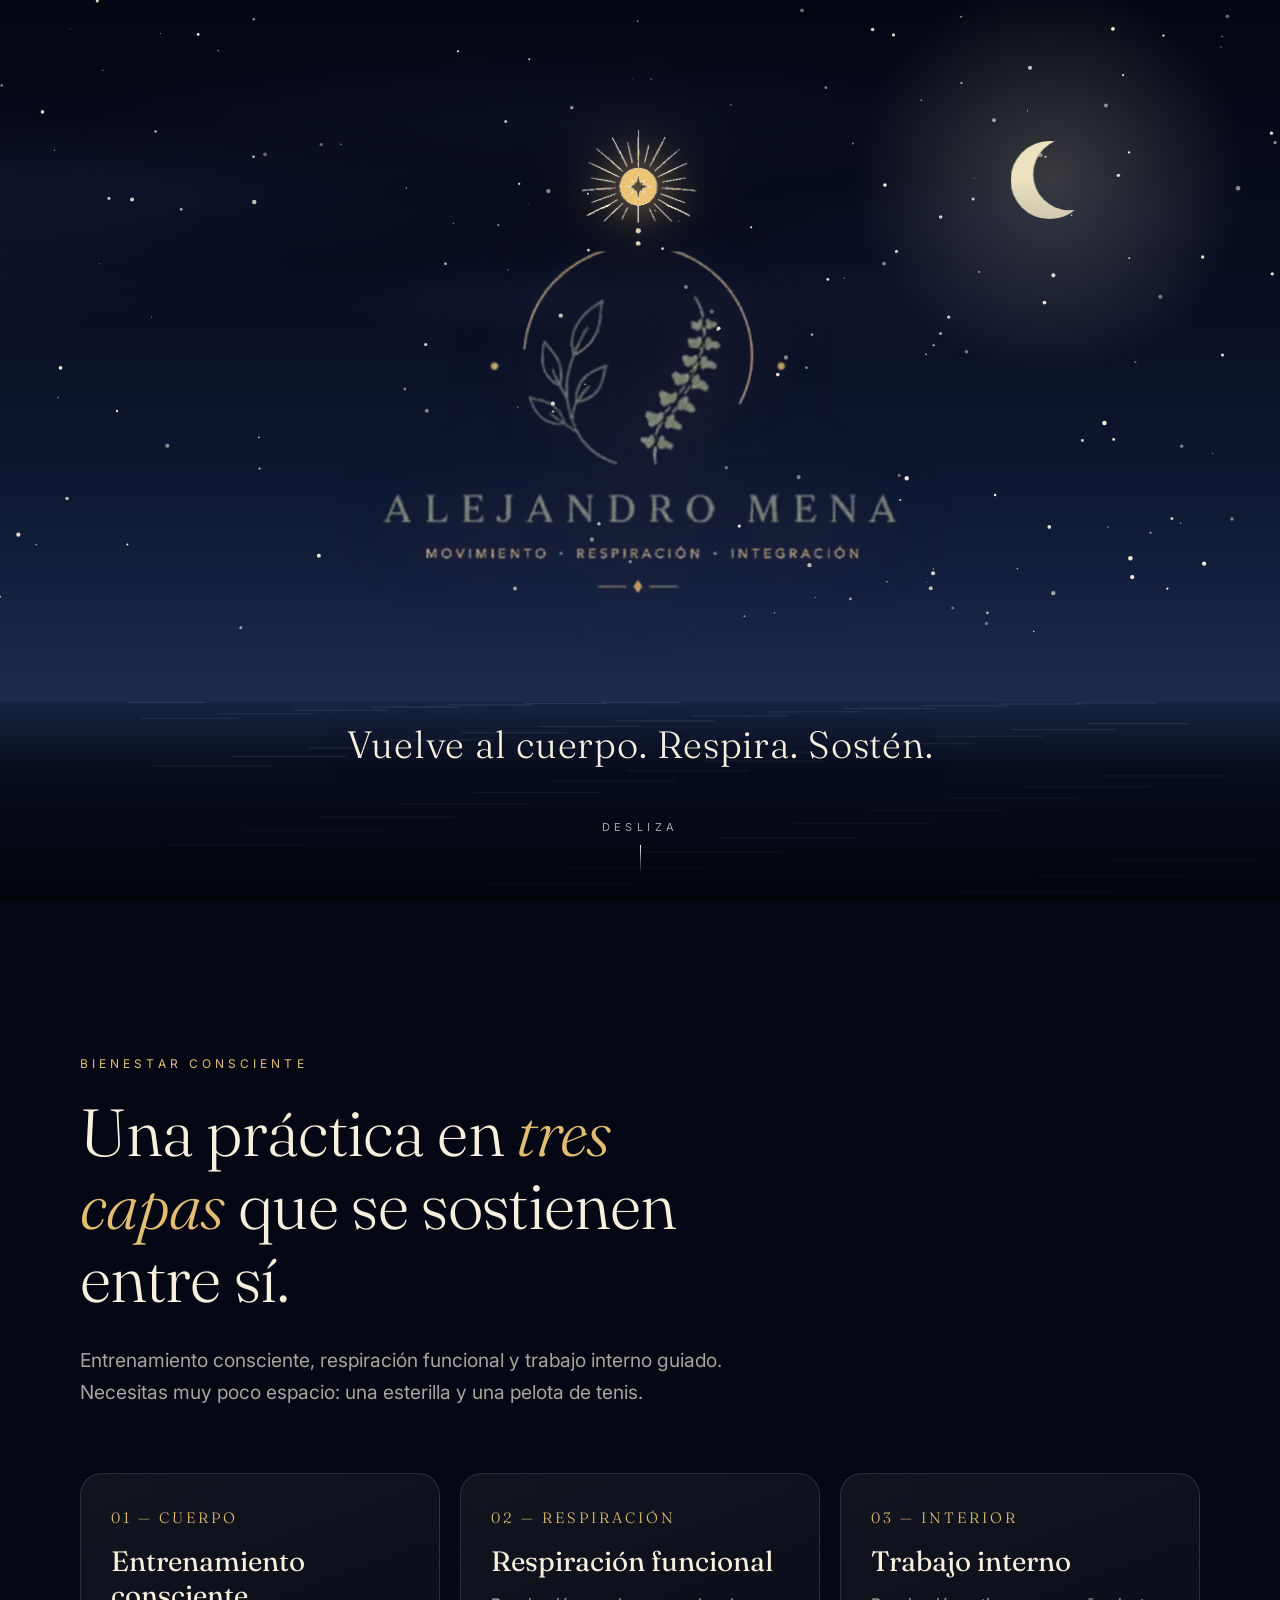
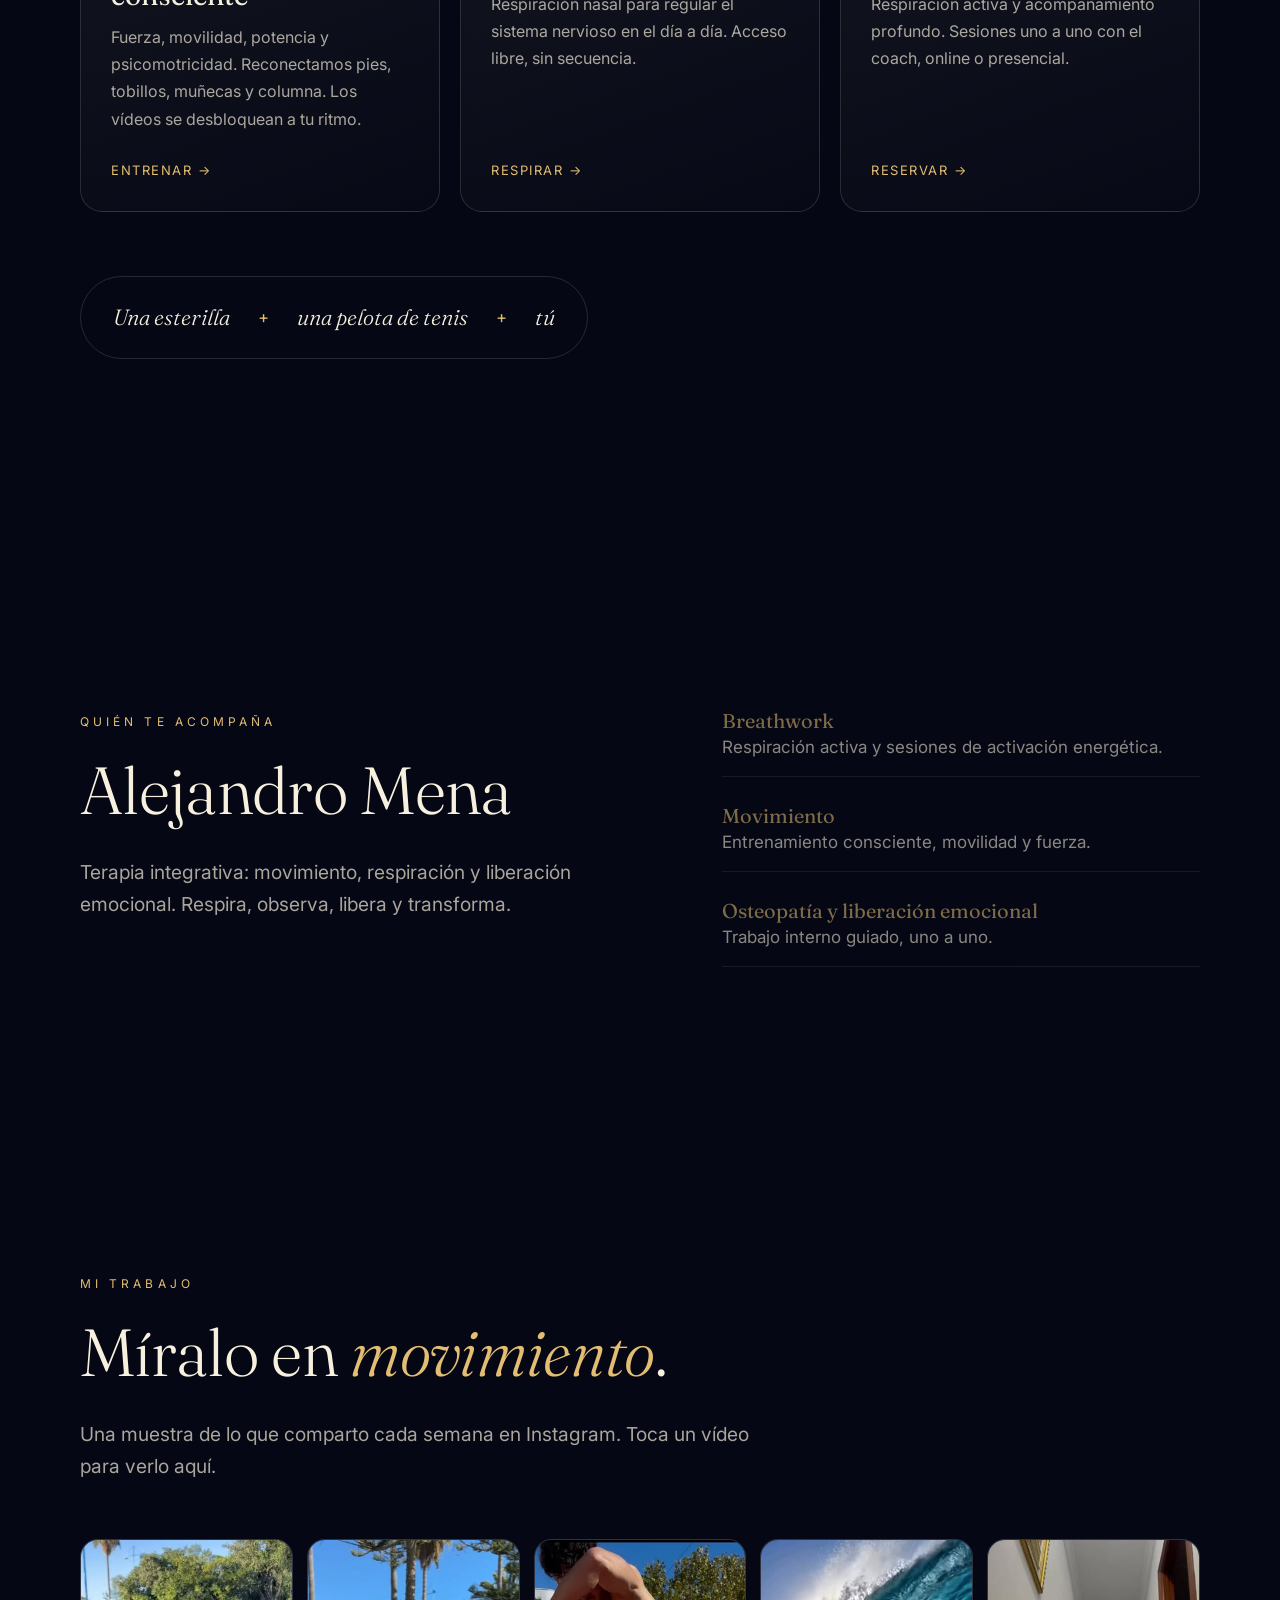
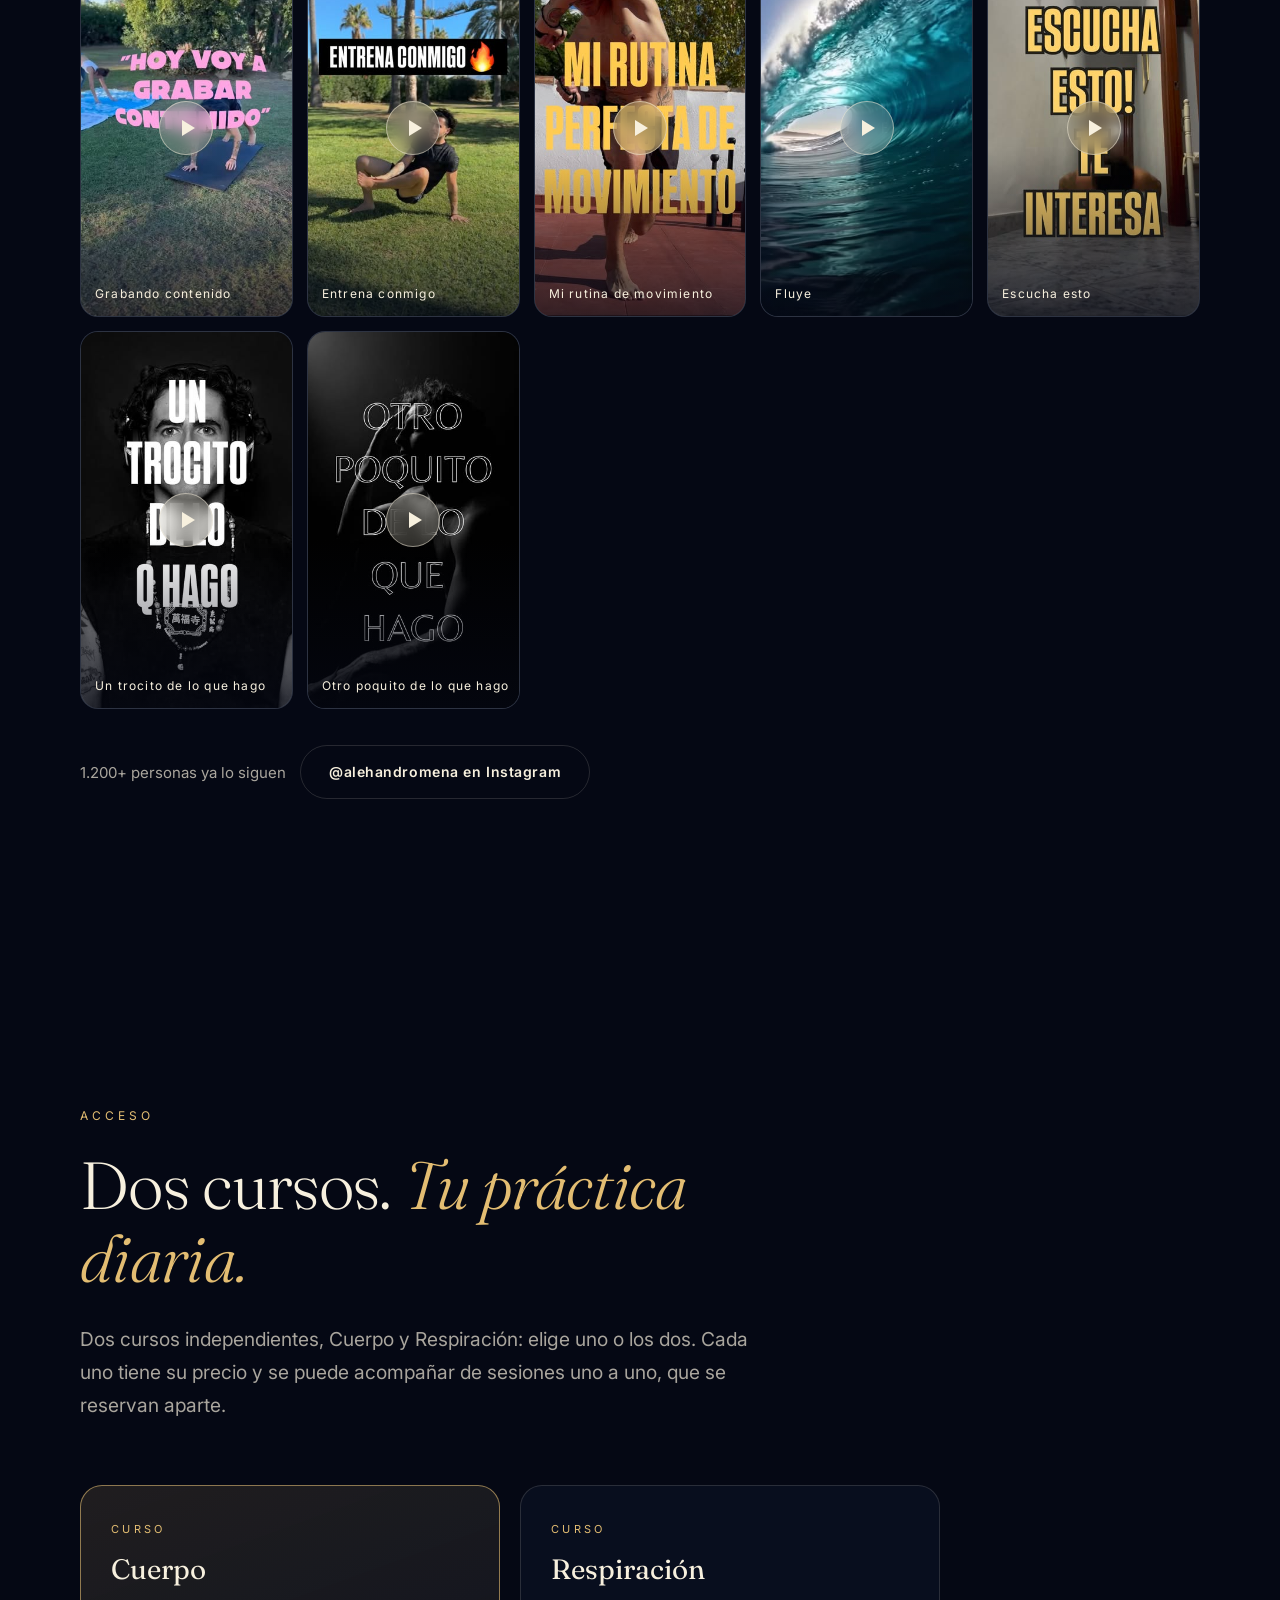
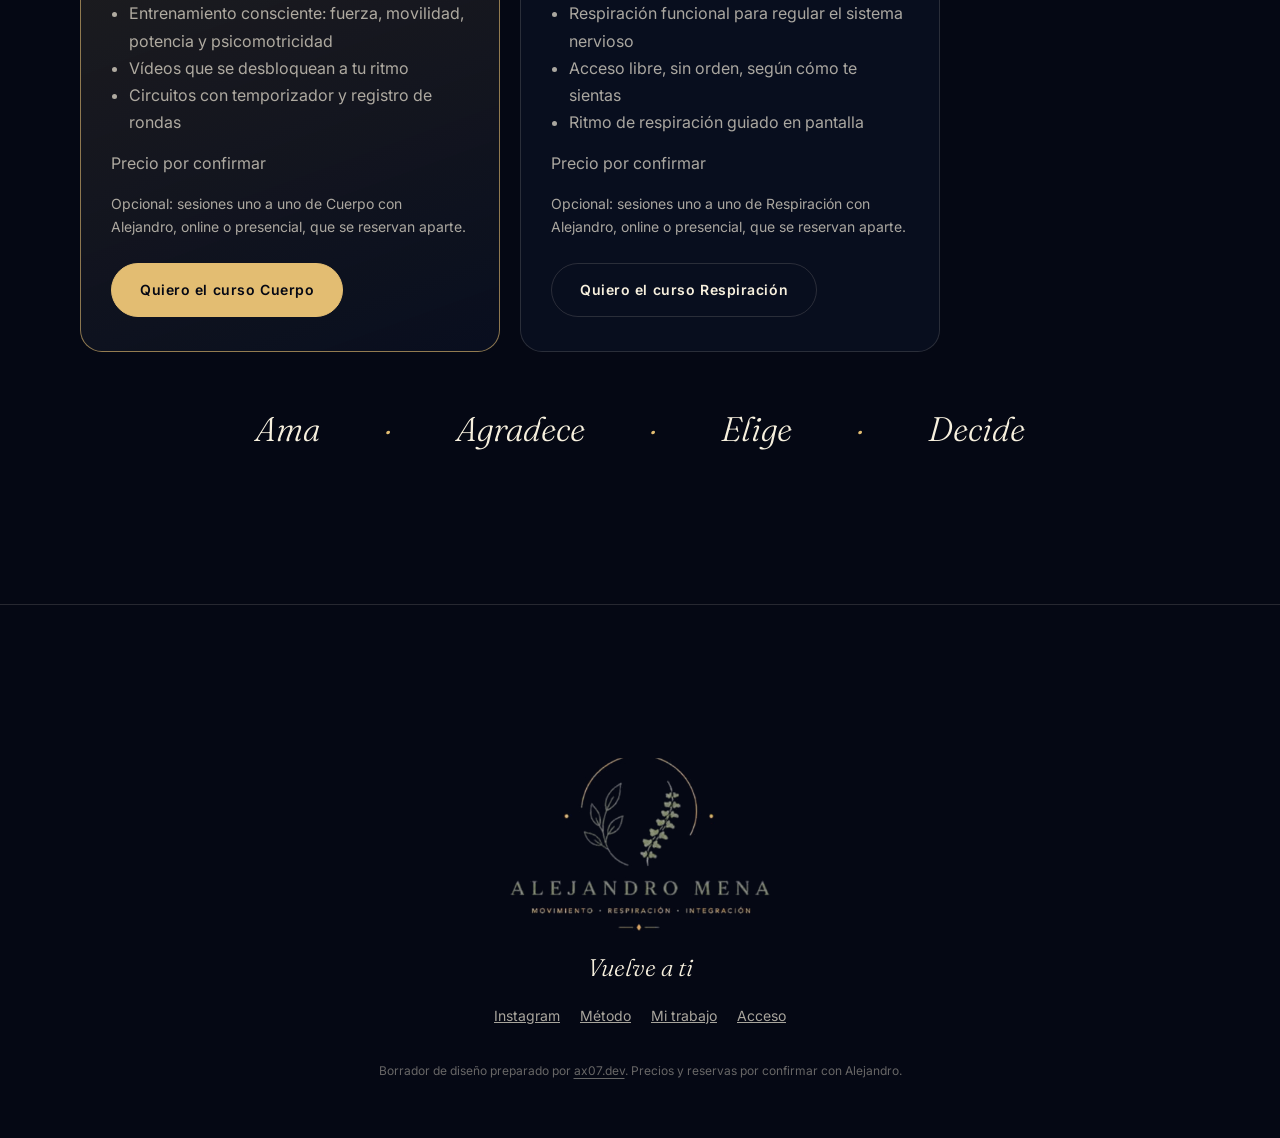
<file: index.html>
<!doctype html>
<html lang="es">
<head>
<meta charset="utf-8">
<meta name="viewport" content="width=device-width,initial-scale=1">
<title>COHERESENCIA · Movimiento, respiración y trabajo interno</title>
<meta name="description" content="Vuelve al cuerpo. Respira. Sostén. Una práctica integral en tres capas: entrenamiento consciente, respiración funcional y trabajo interno guiado, con Alejandro Mena.">
<meta property="og:title" content="COHERESENCIA · Vuelve a ti">
<meta property="og:description" content="Entrenamiento consciente, respiración funcional y trabajo interno guiado. Online y presencial.">
<meta property="og:image" content="media/logo-alejandro.png">
<meta name="theme-color" content="#050814">
<link rel="icon" href="media/logo-alejandro.png">
<link rel="preconnect" href="https://fonts.googleapis.com">
<link rel="preconnect" href="https://fonts.gstatic.com" crossorigin>
<link href="https://fonts.googleapis.com/css2?family=Fraunces:opsz,wght@9..144,300;9..144,400;9..144,500&family=Inter:wght@400;500;600&display=swap" rel="stylesheet">
<style>
:root{
  --ink:#050814; --ink2:#0c1428; --cream:#f7f0de; --mute:rgba(247,240,222,.68);
  --gold:#e3bd72; --sage:#8fa07a; --line:rgba(247,240,222,.14);
  --serif:'Fraunces',Georgia,serif; --sans:'Inter',system-ui,sans-serif;
}
*{box-sizing:border-box;margin:0}
html{scroll-behavior:smooth}
body{background:var(--ink);color:var(--cream);font:400 17px/1.7 var(--sans);-webkit-font-smoothing:antialiased}
a{color:inherit}
img{max-width:100%;display:block}
body::before{content:"";position:fixed;inset:0;z-index:-1;pointer-events:none;background:linear-gradient(rgba(5,8,20,0),rgba(5,8,20,.6) 62%,rgba(5,8,20,.8));opacity:var(--scrim,0)}
#sky{position:fixed;inset:0;width:100%;height:100%;z-index:-2;display:block}

/* ---------- header ---------- */
header{position:fixed;inset:0 0 auto 0;z-index:30;height:72px;display:flex;align-items:center;justify-content:flex-end;padding:0 clamp(16px,4vw,48px)}
header::before{content:"";position:absolute;inset:0 0 -80px 0;background:linear-gradient(rgba(5,8,20,.9),rgba(5,8,20,.72) 55%,rgba(5,8,20,0));opacity:var(--hd,0);pointer-events:none}
nav{position:relative;display:flex;gap:clamp(14px,2.4vw,34px);align-items:center;opacity:var(--hd,0);pointer-events:none}
.scrolled nav{pointer-events:auto}
nav a{font-size:13px;letter-spacing:.08em;text-decoration:none;color:var(--mute);transition:color .2s}
nav a:hover{color:var(--cream)}
nav .btn{color:var(--ink);padding:9px 18px}
.btn{display:inline-block;background:var(--gold);color:var(--ink);font-weight:600;font-size:14px;letter-spacing:.04em;padding:14px 28px;border-radius:99px;text-decoration:none;border:1px solid var(--gold);transition:transform .25s,background .25s}
.btn:hover{transform:translateY(-2px);background:#f0cf8c}
.btn.ghost{background:transparent;color:var(--cream);border-color:var(--line)}
.btn.ghost:hover{border-color:var(--cream);background:rgba(247,240,222,.06)}

/* ---------- the guiding star ---------- */
#roadmap{position:absolute;left:0;top:0;z-index:44;pointer-events:none}
#star{position:fixed;left:0;top:0;width:100px;height:100px;z-index:45;pointer-events:none;will-change:transform}
#star .core{width:100%;height:100%;filter:drop-shadow(0 0 14px rgba(255,205,120,.65)) drop-shadow(0 0 40px rgba(255,190,100,.35));animation:spin 90s linear infinite}
#star img{width:100%;height:100%}
@keyframes spin{to{transform:rotate(360deg)}}
#star[data-mode=breathe] .core{animation:sbreathe 4.6s ease-in-out infinite}
@keyframes sbreathe{0%,100%{transform:scale(.8);opacity:.8}50%{transform:scale(1.22);opacity:1}}
#star[data-mode=move] .core{animation:smove 2.6s ease-in-out infinite}
@keyframes smove{0%,100%{transform:translate(0,0) rotate(0)}25%{transform:translate(14px,-12px) rotate(16deg)}50%{transform:translate(0,-20px) rotate(0)}75%{transform:translate(-14px,-10px) rotate(-16deg)}}
#star[data-mode=vibrate] .core{animation:svib .14s linear infinite}
@keyframes svib{0%{transform:translate(0,0)}25%{transform:translate(2.5px,-2px)}50%{transform:translate(-2px,2.5px)}75%{transform:translate(2px,2px)}100%{transform:translate(-2.5px,-1.5px)}}
.layer,.plan{transition:border-color .5s,transform .5s,box-shadow .6s,background .6s}
.lit{border-color:rgba(227,189,114,.8)!important;box-shadow:0 0 70px rgba(227,189,114,.28),inset 0 0 50px rgba(227,189,114,.14);background:linear-gradient(160deg,rgba(227,189,114,.16),rgba(247,240,222,.03))!important;transform:translateY(-4px)}
.bio li{transition:color .4s,border-color .4s,padding-left .4s,opacity .4s;opacity:.55}
.bio li.on{opacity:1;border-color:rgba(227,189,114,.7);padding-left:12px}
.bio .nm{display:inline-block}
.reel .pv{position:absolute;inset:0;z-index:1;width:100%;height:100%;object-fit:cover;opacity:0;transition:opacity .4s}
.reel.on .pv{opacity:1}
.reel.on img{animation:kb 3s ease-in-out infinite alternate}
@keyframes kb{from{transform:scale(1.02) translate(0,0)}to{transform:scale(1.2) translate(-3%,-4%)}}
.reel.on{border-color:rgba(227,189,114,.8);box-shadow:0 0 50px rgba(227,189,114,.25)}
/* ---------- hero: logo moves from centre to top-left ---------- */
#brand{position:fixed;left:0;top:0;z-index:40;width:520px;aspect-ratio:1;transform-origin:0 0;will-change:transform;pointer-events:none}
#brand a{pointer-events:auto;display:block}
.scrolled #brand a{cursor:pointer}
.breath{animation:breathe 6s ease-in-out infinite alternate;filter:drop-shadow(0 4px 22px rgba(30,14,48,.55)) drop-shadow(0 0 40px rgba(255,190,120,.25))}
.breath img{width:100%;height:auto;filter:brightness(1.3)}
@keyframes breathe{from{transform:scale(.97)}to{transform:scale(1.025)}}
.hero-copy{position:fixed;left:0;right:0;bottom:max(3vh,env(safe-area-inset-bottom));z-index:20;text-align:center;padding:0 24px;opacity:var(--hero,1);pointer-events:none}
.hero-copy h1{font:300 clamp(22px,3vw,38px)/1.25 var(--serif);letter-spacing:.02em;text-shadow:0 2px 24px rgba(30,14,48,.5)}
.cue{margin-top:14px;height:20px;position:relative;font-size:12px;letter-spacing:.5em;text-transform:uppercase;color:var(--mute)}
.cue span{position:absolute;inset:0;opacity:0;animation:cue 12s ease-in-out infinite}
.cue span+span{animation-delay:6s}
@keyframes cue{0%,5%{opacity:0}20%,45%{opacity:1}55%,100%{opacity:0}}
.scroll-hint{margin-top:16px;font-size:11px;letter-spacing:.4em;text-transform:uppercase;color:var(--mute)}
.scroll-hint::after{content:"";display:block;width:1px;height:28px;margin:8px auto 0;background:linear-gradient(var(--cream),transparent);animation:drip 2.4s ease-in-out infinite}
@keyframes drip{0%{transform:scaleY(0);transform-origin:top}50%{transform:scaleY(1);transform-origin:top}51%{transform-origin:bottom}100%{transform:scaleY(0);transform-origin:bottom}}
.spacer{height:100vh}

/* ---------- sections ---------- */
section{position:relative;padding:clamp(80px,12vw,160px) clamp(20px,6vw,80px)}
.wrap{max-width:1120px;margin:0 auto}
.eyebrow{font-size:12px;letter-spacing:.34em;text-transform:uppercase;color:var(--gold);margin-bottom:22px}
h2{font:300 clamp(34px,5.2vw,68px)/1.1 var(--serif);letter-spacing:-.01em;max-width:16ch}
h2 em{font-style:italic;color:var(--gold)}
.lede{margin-top:28px;max-width:56ch;font-size:clamp(17px,1.5vw,20px);color:var(--mute)}
.rv{opacity:0;transform:translateY(28px);transition:opacity 1s ease,transform 1s ease}
.rv.in{opacity:1;transform:none}

.layers{display:grid;grid-template-columns:repeat(3,1fr);gap:20px;margin-top:64px}
.layer{border:1px solid var(--line);border-radius:22px;padding:34px 30px 30px;background:linear-gradient(160deg,rgba(247,240,222,.06),rgba(247,240,222,.01));backdrop-filter:blur(6px);display:flex;flex-direction:column;transition:border-color .3s,transform .4s}
.layer:hover{border-color:rgba(227,189,114,.55);transform:translateY(-6px)}
.layer .n{font:300 15px var(--serif);letter-spacing:.2em;color:var(--gold)}
.layer h3{font:400 28px/1.2 var(--serif);margin:18px 0 12px}
.layer p{color:var(--mute);font-size:16px;flex:1}
.layer a{margin-top:26px;font-size:13px;letter-spacing:.12em;text-transform:uppercase;text-decoration:none;color:var(--gold)}
.layer a:hover{text-decoration:underline;text-underline-offset:6px}

.setup{display:flex;gap:28px;flex-wrap:wrap;align-items:center;margin-top:64px;padding:26px 32px;border:1px solid var(--line);border-radius:99px;max-width:max-content}
.setup span{font:300 italic 22px var(--serif);color:var(--cream)}
.setup i{font-style:normal;color:var(--gold)}

.reels{display:grid;grid-template-columns:repeat(auto-fill,minmax(190px,1fr));gap:14px;margin-top:56px}
.reel{position:relative;aspect-ratio:9/16;border-radius:18px;overflow:hidden;border:1px solid var(--line);background:var(--ink2);cursor:pointer;padding:0;color:inherit;font:inherit}
.reel img{width:100%;height:100%;object-fit:cover;transition:transform .8s ease,filter .4s}
.reel:hover img{transform:scale(1.06);filter:brightness(1.1)}
.reel::after{content:"";position:absolute;inset:0;background:linear-gradient(transparent 55%,rgba(5,8,20,.7))}
.reel .play{position:absolute;z-index:2;left:50%;top:50%;width:54px;height:54px;margin:-27px 0 0 -27px;border-radius:50%;background:rgba(247,240,222,.18);backdrop-filter:blur(8px);border:1px solid rgba(247,240,222,.5);display:grid;place-items:center}
.reel .play::before{content:"";margin-left:4px;border-style:solid;border-width:8px 0 8px 13px;border-color:transparent transparent transparent var(--cream)}
.reel small{position:absolute;z-index:2;left:14px;bottom:12px;font-size:12px;letter-spacing:.1em;color:var(--cream)}
.ig-link{margin-top:36px;display:flex;gap:14px;flex-wrap:wrap;align-items:center;color:var(--mute);font-size:15px}
dialog{border:0;background:var(--ink2);padding:0;border-radius:18px;max-width:min(94vw,420px);width:100%;overflow:hidden;color:var(--cream)}
dialog::backdrop{background:rgba(5,8,20,.82);backdrop-filter:blur(6px)}
dialog iframe{width:100%;height:min(78vh,720px);border:0;background:#000;display:block}
dialog .bar{display:flex;justify-content:space-between;align-items:center;padding:10px 16px;font-size:13px}
dialog button{background:none;border:0;color:var(--cream);font-size:22px;cursor:pointer}

.plans{display:grid;grid-template-columns:repeat(2,1fr);max-width:860px;gap:20px;margin-top:64px}
.plan{border:1px solid var(--line);border-radius:22px;padding:34px 30px;display:flex;flex-direction:column;gap:14px;background:rgba(12,20,40,.5)}
.plan.main{border-color:rgba(227,189,114,.6);background:linear-gradient(160deg,rgba(227,189,114,.12),rgba(12,20,40,.55))}
.plan h3{font:400 28px/1.2 var(--serif)}
.plan p,.plan li{color:var(--mute);font-size:16px}
.plan ul{padding-left:18px;flex:1}
.plan .tag{font-size:11px;letter-spacing:.3em;text-transform:uppercase;color:var(--gold)}
.plan .btn{align-self:flex-start;margin-top:10px}

.values{display:flex;justify-content:center;gap:clamp(18px,5vw,64px);flex-wrap:wrap;margin-top:56px;font:300 italic clamp(22px,3vw,34px) var(--serif);color:var(--cream)}
.values span:not(:last-child)::after{content:"·";margin-left:clamp(18px,5vw,64px);color:var(--gold)}
.bio{display:grid;grid-template-columns:1fr 1fr;gap:clamp(30px,6vw,90px);align-items:center}
.bio ul{list-style:none;padding:0 0 0 44px;margin-top:28px;display:grid;gap:12px}
.bio li{padding:14px 0;border-bottom:1px solid var(--line);color:var(--cream)}
.bio li b{font:400 20px var(--serif);display:block;color:var(--gold);font-weight:400}

footer{padding:90px 24px 56px;text-align:center;border-top:1px solid var(--line);color:var(--mute);font-size:14px}
footer img{width:min(260px,66vw);height:auto;margin:0 auto 22px;filter:brightness(1.4) contrast(1.1)}
footer .tag{font:300 italic 24px var(--serif);color:var(--cream);margin-bottom:22px}
footer a{margin:0 10px}
footer .demo{margin-top:34px;font-size:12px;opacity:.6}footer .demo a{margin:0;text-decoration:underline;text-underline-offset:3px}

@media(max-width:700px){
  body{font-size:16px}
  header{height:60px}
  section{padding:76px 20px}
  h2{font-size:clamp(32px,9.4vw,44px)}
  .lede{margin-top:20px}
  .layers,.plans{margin-top:40px;gap:14px}
  .layer,.plan{padding:26px 22px}
  .layer h3,.plan h3{font-size:25px}
  .setup{margin-top:40px;padding:22px 24px;gap:6px 14px}
  .setup span{font-size:19px}
  .reels{grid-template-columns:repeat(2,minmax(0,1fr));gap:10px;margin-top:36px}
  .reel small{left:10px;bottom:9px;font-size:11px}
  .reel .play{width:44px;height:44px;margin:-22px 0 0 -22px}
  .ig-link{flex-direction:column;align-items:flex-start}
  .values{gap:6px 22px;margin-top:40px}
  .values span:not(:last-child)::after{margin-left:22px}
  .bio{gap:24px}
  .bio h2{max-width:none;white-space:nowrap}
  .btn{padding:13px 24px}
  nav .btn{padding:8px 16px;font-size:13px}
  dialog{max-width:94vw}
  dialog iframe{height:min(74svh,700px)}
}
@media(max-width:860px){
  .layers,.plans,.bio{grid-template-columns:1fr}
  nav a:not(.btn){display:none}
  .setup{border-radius:26px}
}
@media(prefers-reduced-motion:reduce){
  #star .core,#star[data-mode] .core,.reel.on img,.breath,.cue span,.scroll-hint::after{animation:none}
  .cue span:first-child{opacity:1}
  .rv{opacity:1;transform:none;transition:none}
  html{scroll-behavior:auto}
}
</style>
</head>
<body>
<canvas id="sky" aria-hidden="true"></canvas>

<header>
  <nav aria-label="Principal">
    <a href="#metodo">Método</a>
    <a href="#trabajo">Mi trabajo</a>
    <a href="#acceso">Acceso</a>
    <a class="btn" href="#acceso">Empezar</a>
  </nav>
</header>

<div id="brand"><a href="#top" aria-label="Coheresencia, inicio"><div class="breath"><img src="media/logo-alejandro.png" alt="Alejandro Mena: movimiento, respiración, integración" width="698" height="634"></div></a></div>

<div id="star" aria-hidden="true"><div class="core"><img src="media/star.png" alt="" width="256" height="256"></div></div>

<div class="hero-copy">
  <h1>Vuelve al cuerpo. Respira. Sostén.</h1>
  <div class="cue" aria-hidden="true"><span>Inhala</span><span>Exhala</span></div>
  <div class="scroll-hint">Desliza</div>
</div>

<main id="top">
<div class="spacer"></div>

<section id="metodo">
  <div class="wrap">
    <p class="eyebrow rv">Bienestar consciente</p>
    <h2 class="rv">Una práctica en <em>tres capas</em> que se sostienen entre sí.</h2>
    <p class="lede rv">Entrenamiento consciente, respiración funcional y trabajo interno guiado. Necesitas muy poco espacio: una esterilla y una pelota de tenis.</p>

    <div class="layers">
      <article class="layer rv"><span class="n">01 — CUERPO</span><h3>Entrenamiento consciente</h3><p>Fuerza, movilidad, potencia y psicomotricidad. Reconectamos pies, tobillos, muñecas y columna. Los vídeos se desbloquean a tu ritmo.</p><a href="#acceso">Entrenar →</a></article>
      <article class="layer rv"><span class="n">02 — RESPIRACIÓN</span><h3>Respiración funcional</h3><p>Respiración nasal para regular el sistema nervioso en el día a día. Acceso libre, sin secuencia.</p><a href="#acceso">Respirar →</a></article>
      <article class="layer rv"><span class="n">03 — INTERIOR</span><h3>Trabajo interno</h3><p>Respiración activa y acompañamiento profundo. Sesiones uno a uno con el coach, online o presencial.</p><a href="#acceso">Reservar →</a></article>
    </div>

    <div class="setup rv"><span>Una esterilla</span><i>+</i><span>una pelota de tenis</span><i>+</i><span>tú</span></div>
  </div>
</section>

<section id="quien">
  <div class="wrap bio">
    <div>
      <p class="eyebrow rv">Quién te acompaña</p>
      <h2 class="rv"><span class="nm">Alejandro Mena</span></h2>
      <p class="lede rv">Terapia integrativa: movimiento, respiración y liberación emocional. Respira, observa, libera y transforma.</p>
    </div>
    <ul class="rv">
      <li><b>Breathwork</b>Respiración activa y sesiones de activación energética.</li>
      <li><b>Movimiento</b>Entrenamiento consciente, movilidad y fuerza.</li>
      <li><b>Osteopatía y liberación emocional</b>Trabajo interno guiado, uno a uno.</li>
    </ul>
  </div>
</section>

<section id="trabajo">
  <div class="wrap">
    <p class="eyebrow rv">Mi trabajo</p>
    <h2 class="rv">Míralo en <em>movimiento</em>.</h2>
    <p class="lede rv">Una muestra de lo que comparto cada semana en Instagram. Toca un vídeo para verlo aquí.</p>
    <div class="reels rv" id="reels"></div>
    <p class="ig-link rv">1.200+ personas ya lo siguen <a class="btn ghost" href="https://www.instagram.com/alehandromena" target="_blank" rel="noopener">@alehandromena en Instagram</a></p>
  </div>
</section>

<section id="acceso">
  <div class="wrap">
    <p class="eyebrow rv">Acceso</p>
    <h2 class="rv">Dos cursos. <em>Tu práctica diaria.</em></h2>
    <p class="lede rv">Dos cursos independientes, Cuerpo y Respiración: elige uno o los dos. Cada uno tiene su precio y se puede acompañar de sesiones uno a uno, que se reservan aparte.</p>
    <div class="plans">
      <article class="plan main rv"><span class="tag">Curso</span><h3>Cuerpo</h3><ul><li>Entrenamiento consciente: fuerza, movilidad, potencia y psicomotricidad</li><li>Vídeos que se desbloquean a tu ritmo</li><li>Circuitos con temporizador y registro de rondas</li></ul><p class="mute"><!-- TEMPLATE: precio por confirmar con Alejandro -->Precio por confirmar</p><p class="mute" style="font-size:14px">Opcional: sesiones uno a uno de Cuerpo con Alejandro, online o presencial, que se reservan aparte.</p><a class="btn " href="https://ig.me/m/alehandromena" target="_blank" rel="noopener">Quiero el curso Cuerpo</a></article>
      <article class="plan  rv"><span class="tag">Curso</span><h3>Respiración</h3><ul><li>Respiración funcional para regular el sistema nervioso</li><li>Acceso libre, sin orden, según cómo te sientas</li><li>Ritmo de respiración guiado en pantalla</li></ul><p class="mute"><!-- TEMPLATE: precio por confirmar con Alejandro -->Precio por confirmar</p><p class="mute" style="font-size:14px">Opcional: sesiones uno a uno de Respiración con Alejandro, online o presencial, que se reservan aparte.</p><a class="btn ghost" href="https://ig.me/m/alehandromena" target="_blank" rel="noopener">Quiero el curso Respiración</a></article>
    </div>
    <div class="values rv"><span>Ama</span><span>Agradece</span><span>Elige</span><span>Decide</span></div>
  </div>
</section>

<footer>
  <img id="footlogo" src="media/logo-alejandro.png" alt="Alejandro Mena" width="698" height="634" loading="lazy">
  <p class="tag">Vuelve a ti</p>
  <p><a href="https://www.instagram.com/alehandromena" target="_blank" rel="noopener">Instagram</a><a href="#metodo">Método</a><a href="#trabajo">Mi trabajo</a><a href="#acceso">Acceso</a></p>
  <p class="demo">Borrador de diseño preparado por <a href="https://ax07.dev" target="_blank" rel="noopener">ax07.dev</a>. Precios y reservas por confirmar con Alejandro.</p>
</footer>
</main>

<dialog id="player"><div class="bar"><span>Instagram</span><button aria-label="Cerrar">×</button></div><iframe title="Vídeo de Instagram" allowfullscreen loading="lazy"></iframe></dialog>

<script>
(() => {
  const $ = (s) => document.querySelector(s);
  const clamp = (v, a = 0, b = 1) => Math.min(b, Math.max(a, v));
  const lerp = (a, b, t) => a + (b - a) * t;
  const ease = (t) => t * t * (3 - 2 * t);
  const reduce = matchMedia('(prefers-reduced-motion:reduce)').matches;

  /* ---------- reels (Instagram: alehandromena) ---------- */
  const REELS = [
    ['Dd4A6otIHMg', 'Grabando contenido'], ['DdorV83I_Pq', 'Entrena conmigo'], ['Dfu8ma-oi-x', 'Mi rutina de movimiento'],
    ['DeNN-wsownb', 'Fluye'], ['Df5NQCkRSzo', 'Escucha esto'], ['Df0EKeyofXe', 'Un trocito de lo que hago'], ['Df-aRRmxvif', 'Otro poquito de lo que hago']
  ];
  $('#reels').innerHTML = REELS.map(([id, t]) => `<button class="reel" data-id="${id}" aria-label="Ver: ${t}"><img src="media/ig-${id}.jpg" alt="" loading="lazy"><span class="play"></span><small>${t}</small></button>`).join('');
  const dlg = $('#player'), frame = dlg.querySelector('iframe');
  $('#reels').addEventListener('click', (e) => { const b = e.target.closest('.reel'); if (!b) return; frame.src = `https://www.instagram.com/reel/${b.dataset.id}/embed`; dlg.showModal(); });
  dlg.addEventListener('close', () => { frame.src = 'about:blank'; });
  dlg.addEventListener('click', (e) => { if (e.target === dlg || e.target.closest('button')) dlg.close(); });

  /* ---------- reveal ---------- */
  const io = new IntersectionObserver((es) => es.forEach((e) => e.isIntersecting && (e.target.classList.add('in'), io.unobserve(e.target))), { threshold: .15 });
  document.querySelectorAll('.rv').forEach((el) => io.observe(el));

  /* ---------- sky: sunset to night, driven by scroll ---------- */
  const cv = $('#sky'), cx = cv.getContext('2d');
  const NIGHT = [[4, 7, 18], [8, 14, 32], [14, 24, 50], [28, 42, 76]];
  const DAWN = [[28, 44, 100], [96, 88, 150], [224, 126, 128], [255, 188, 118]];
  const mixc = (a, b, t) => a.map((v, i) => Math.round(lerp(v, b[i], t)));
  const rgb = (c, a = 1) => `rgba(${c[0]},${c[1]},${c[2]},${a})`;
  let W, H, seed = 7, moon;
  const rnd = () => (seed = (seed * 16807) % 2147483647) / 2147483647;
  const stars = Array.from({ length: 160 }, () => ({ x: rnd(), y: rnd() * .72, r: rnd() * 1.2 + .3, f: rnd() * 6 }));
  const clouds = Array.from({ length: 7 }, () => ({ x: rnd(), y: .1 + rnd() * .45, s: .5 + rnd() * .9, v: .004 + rnd() * .008 }));
  function size() { const d = innerWidth < 700 ? 1 : Math.min(devicePixelRatio || 1, 1.5); W = cv.width = innerWidth * d; H = cv.height = innerHeight * d; }

  function sky(p, t) {
    const hz = H * .78, r = Math.min(W, H) * .07, pe = ease(clamp(p / .85));
    const cols = NIGHT.map((c, i) => mixc(c, DAWN[i], pe));
    const g = cx.createLinearGradient(0, 0, 0, hz);
    [0, .38, .7, 1].forEach((s, i) => g.addColorStop(s, rgb(cols[i])));
    cx.fillStyle = g; cx.fillRect(0, 0, W, hz + 1);

    const star = 1 - clamp((p - .15) / .55);
    if (star > 0) stars.forEach((s) => { cx.fillStyle = `rgba(255,248,230,${star * (.35 + .65 * Math.abs(Math.sin(t * .0008 + s.f)))})`; cx.beginPath(); cx.arc(s.x * W, s.y * H, s.r * (W / 1400 + .6), 0, 6.3); cx.fill(); });

    // sun sinks below the horizon
    const sy = lerp(hz + r * 2.6, hz - r * 1.5, pe), sunA = clamp((p - .12) / .4);
    if (sunA > 0) {
      const glow = cx.createRadialGradient(W / 2, sy, r * .4, W / 2, sy, r * 9);
      glow.addColorStop(0, `rgba(255,200,120,${.75 * sunA})`); glow.addColorStop(.35, `rgba(255,130,100,${.3 * sunA})`); glow.addColorStop(1, 'rgba(255,120,100,0)');
      cx.fillStyle = glow; cx.fillRect(0, 0, W, hz);
      cx.save(); cx.beginPath(); cx.rect(0, 0, W, hz); cx.clip();
      cx.fillStyle = `rgba(255,226,160,${sunA})`; cx.beginPath(); cx.arc(W / 2, sy, r, 0, 6.3); cx.fill(); cx.restore();
    }

    // moon (crescent, like the logo)
    const mo = 1 - clamp((p - .1) / .55);
    if (mo > 0) {
      const mx = W * .82, my = H * .2, mr = r * .62;
      const mg = cx.createRadialGradient(mx, my, 0, mx, my, mr * 5); mg.addColorStop(0, `rgba(235,225,190,${.22 * mo})`); mg.addColorStop(1, 'rgba(235,225,190,0)');
      cx.fillStyle = mg; cx.fillRect(mx - mr * 5, my - mr * 5, mr * 10, mr * 10);
      if (!moon || moon.width !== Math.ceil(mr * 2)) { moon = document.createElement('canvas'); moon.width = moon.height = Math.ceil(mr * 2); const m = moon.getContext('2d'); m.fillStyle = '#f7ecc8'; m.beginPath(); m.arc(mr, mr, mr, 0, 6.3); m.fill(); m.globalCompositeOperation = 'destination-out'; m.beginPath(); m.arc(mr * 1.5, mr * .85, mr * .92, 0, 6.3); m.fill(); }
      cx.globalAlpha = .95 * mo; cx.drawImage(moon, mx - mr, my - mr); cx.globalAlpha = 1;
    }

    // clouds, warm at sunset, dim at night
    clouds.forEach((c) => {
      const x = ((c.x + t * c.v * .0001) % 1.4 - .2) * W, y = c.y * hz, w = W * .28 * c.s, cc = mixc([34, 46, 84], [255, 165, 140], pe);
      const cg = cx.createRadialGradient(0, 0, 0, 0, 0, w); cg.addColorStop(0, rgb(cc, .16 + .16 * pe)); cg.addColorStop(1, rgb(cc, 0));
      cx.save(); cx.translate(x, y); cx.scale(1, .16); cx.fillStyle = cg; cx.beginPath(); cx.arc(0, 0, w, 0, 6.3); cx.fill(); cx.restore();
    });

    // sea
    const sg = cx.createLinearGradient(0, hz, 0, H);
    sg.addColorStop(0, rgb(mixc(cols[3], [6, 8, 22], .22))); sg.addColorStop(.35, rgb(mixc(cols[2], [3, 5, 14], .6))); sg.addColorStop(1, rgb(mixc([2, 4, 10], [14, 16, 40], pe)));
    cx.fillStyle = sg; cx.fillRect(0, hz, W, H - hz);
    const refl = sunA * clamp(1 - (sy - hz + r * 2.6) / (r * 5));
    for (let i = 0; i < 46; i++) {
      const k = i / 46, y = hz + k * k * (H - hz), wv = r * (1.4 + k * 5) * (.55 + .45 * Math.sin(t * .0016 + i * 1.7));
      cx.fillStyle = `rgba(255,190,120,${(.5 - k * .45) * Math.max(refl, 0)})`; cx.fillRect(W / 2 - wv / 2, y, wv, 1 + k * 3);
      cx.fillStyle = `rgba(200,215,255,${.04 + .1 * (1 - pe) * (1 - k)})`; cx.fillRect(W * (.1 + ((i * .37) % .8)), y, W * .06 * (1 + k), 1);
    }
  }

  /* ---------- logo travels to the top-left ---------- */
  const AR = 1.1009, FX = .4957, FY = .1498, SF = .25; // logo-alejandro: width/height, star centre and star size as fractions of the logo
  const brand = $('#brand'), root = document.documentElement;
  const B = { x: 0, y: 0, w: 300 };
  function layout() {
    const vw = innerWidth, vh = innerHeight, p = clamp(scrollY / (vh * .85)), e = ease(p);
    const w0 = Math.min(vw * .8, vh * .52 * AR), w1 = vw < 700 ? 128 : 190;
    B.w = lerp(w0, w1, e); B.x = lerp((vw - w0) / 2, 10, e); B.y = lerp(vh * .4 - w0 / AR / 2, 6, e);
    brand.style.transform = `translate(${B.x}px,${B.y}px) scale(${B.w / 520})`;
    root.style.setProperty('--hero', clamp(1 - p * 2.6));
    root.style.setProperty('--scrim', clamp((p - .45) / .5));
    root.style.setProperty('--hd', clamp((p - .55) / .4));
    document.body.classList.toggle('scrolled', p > .6);
    return p;
  }

  /* ---------- the guiding star: it falls from the logo and follows a road through the page ---------- */
  const SHOW_PATH = location.search.includes('path'); // the dotted roadmap is hidden; open the page with ?path to see it again
  const starEl = $('#star'), cards = [...document.querySelectorAll('.layer')], plans = [...document.querySelectorAll('.plan')];
  const bioLis = [...document.querySelectorAll('.bio li')], reelEls = [...document.querySelectorAll('.reel')];
  const footLogo = $('#footlogo'), MODES = ['breathe', 'move', 'vibrate'];
  let lastScroll = 0, WP = [], road;
  const dr = (el) => { let x = 0, y = 0, e = el; while (e) { x += e.offsetLeft; y += e.offsetTop; e = e.offsetParent; } return { x, y, w: el.offsetWidth, h: el.offsetHeight }; }; // page coordinates, ignores transforms

  // The road: a list of stops. s = scroll position where the star reaches the stop, (x, y) = where it is on the page.
  function build() {
    const vw = innerWidth, vh = innerHeight, small = vw < 700, d = small ? 44 : 56, maxS = Math.max(0, document.documentElement.scrollHeight - vh);
    const w0 = Math.min(vw * .8, vh * .52 * AR), dock = { x: (vw - w0) / 2 + FX * w0, y: vh * .4 - w0 / AR / 2 + FY * w0 / AR, d: w0 * SF };
    const W = [{ s: 0, x: dock.x, y: dock.y, d: dock.d, label: 'Logo' }];
    const push = (o) => W.push({ ...o, s: Math.max(o.s, W[W.length - 1].s + 90) });
    push({ s: vh * .3, x: dock.x, y: vh * .3 + vh * .58, d, label: 'Caída' });
    const m = dr($('#metodo h2'));
    push({ s: m.y - vh * .4, x: vw - (small ? 30 : 64), y: m.y - vh * .4 + vh * .4, d, label: 'Intro' });
    const stops = (els, label, f) => els.forEach((el, i) => { const g = dr(el); push({ s: g.y + g.h / 2 - vh * .5, ...f(g, i), y: g.y + g.h / 2, label: label(i) }); });
    stops(cards, (i) => ['Cuerpo', 'Respiración', 'Interior'][i], (g, i) => ({ x: g.x + g.w - 34, d: d * .9, card: i }));
    stops(bioLis, (i) => ['Breathwork', 'Movimiento', 'Osteopatía'][i], (g, i) => ({ x: g.x - 22, d: d * 1.1, bio: i }));
    stops(reelEls, (i) => 'Reel ' + (i + 1), (g, i) => ({ x: g.x + g.w - 32, d: d * 1.05, reel: i }));
    stops(plans, (i) => ['Cuerpo', 'Respiración'][i], (g, i) => ({ x: g.x + g.w - 34, d: d * .9, plan: i }));
    const fl = dr(footLogo), fy = fl.y + FY * fl.h;
    push({ s: fy - vh * .45, x: fl.x + FX * fl.w, y: fy, d: fl.w * SF, label: 'Footer' });
    for (let i = W.length - 1; i > 0; i--) { W[i].s = Math.min(W[i].s, maxS); W[i - 1].s = Math.min(W[i - 1].s, W[i].s - 50); }
    WP = W; road = null;
    if (SHOW_PATH) drawRoad(vw, vh);
  }
  const seg = (a, b) => { const k = (b.y - a.y) * .55; return [a.x, a.y, a.x, a.y + k, b.x, b.y - k, b.x, b.y]; }; // S-curve with vertical tangents
  const bez = (c, t) => { const u = 1 - t; return [u * u * u * c[0] + 3 * u * u * t * c[2] + 3 * u * t * t * c[4] + t * t * t * c[6], u * u * u * c[1] + 3 * u * u * t * c[3] + 3 * u * t * t * c[5] + t * t * t * c[7]]; };
  function pathAt(s) {
    let i = 0; while (i < WP.length - 2 && s > WP[i + 1].s) i++;
    const a = WP[i], b = WP[i + 1], t = clamp((s - a.s) / (b.s - a.s)), u = t * t * (3 - 2 * t); // smoothstep: it lingers at each stop
    const [x, y] = bez(seg(a, b), u); return { x, y, d: lerp(a.d, b.d, u) };
  }
  function drawRoad(vw, vh) {
    let el = $('#roadmap'); if (!el) { el = document.createElementNS('http://www.w3.org/2000/svg', 'svg'); el.id = 'roadmap'; document.body.append(el); }
    const h = document.documentElement.scrollHeight; el.setAttribute('width', document.documentElement.clientWidth); el.setAttribute('height', h);
    const dd = WP.slice(0, -1).map((a, i) => { const c = seg(a, WP[i + 1]); return (i ? '' : `M${c[0]},${c[1]}`) + `C${c.slice(2).join(',')}`; }).join('');
    el.innerHTML = `<path d="${dd}" fill="none" stroke="#e3bd72" stroke-width="2" stroke-dasharray="7 7" opacity=".85"/>` + WP.map((w, i) => `<circle cx="${w.x}" cy="${w.y}" r="7" fill="#050814" stroke="#e3bd72" stroke-width="2"/><text x="${Math.min(w.x + 12, vw - 90)}" y="${w.y - 10}" fill="#e3bd72" stroke="#050814" stroke-width="3" paint-order="stroke" font-size="13" font-family="Inter,sans-serif">${i + 1} · ${w.label}</text>`).join('');
  }

  function active(s) { // the stop the star is resting on, if any
    let k = 0; WP.forEach((w, i) => { if (Math.abs(w.s - s) < Math.abs(WP[k].s - s)) k = i; });
    const gap = Math.min(...[WP[k - 1], WP[k + 1]].filter(Boolean).map((n) => Math.abs(n.s - WP[k].s)));
    return Math.abs(WP[k].s - s) < Math.min(innerHeight * .28, gap / 2 + 30) ? WP[k] : {};
  }

  // after the user stops on a reel for a moment it plays a 3-second loop (media/reel-<id>.mp4 if it exists, otherwise a slow zoom of its cover)
  let activeReel = -1;
  function preview(i) {
    reelEls.forEach((r, k) => {
      const go = k === i; r.classList.toggle('on', go);
      if (go && !r.querySelector('.pv')) {
        const v = document.createElement('video'); v.className = 'pv'; v.muted = v.loop = v.playsInline = true; v.preload = 'none'; v.src = `media/reel-${r.dataset.id}.mp4`;
        v.addEventListener('timeupdate', () => { if (v.currentTime > 3) v.currentTime = 0; }); v.addEventListener('error', () => v.remove()); r.prepend(v);
      }
      const v = r.querySelector('.pv'); if (v) go ? v.play().catch(() => {}) : v.pause();
    });
  }

  // the star is a spring chasing its point on the road: it swings and settles by itself instead of being glued to the scroll
  const S = { x: 0, y: 0, vx: 0, vy: 0, d: 100, init: false };
  let prev = 0;
  function star(t, snap) {
    const dt = Math.min((t - prev) / 1000 || .016, .05); prev = t;
    const s = scrollY, a = pathAt(s), tx = a.x + Math.cos(t / 1100) * 2, ty = a.y - s + Math.sin(t / 900) * 3;
    if (!S.init || snap) Object.assign(S, { x: tx, y: ty, vx: 0, vy: 0, d: a.d, init: true });
    else {
      for (let n = 0; n < 4; n++) { const h = dt / 4; S.vx += ((tx - S.x) * 90 - S.vx * 13) * h; S.vy += ((ty - S.y) * 90 - S.vy * 13) * h; S.x += S.vx * h; S.y += S.vy * h; }
      S.d = lerp(S.d, a.d, 1 - Math.exp(-dt / .15));
    }
    starEl.style.transform = `translate(${S.x - 50}px,${S.y - 50}px) scale(${S.d / 100})`;
    const w = active(s);
    cards.forEach((c, i) => c.classList.toggle('lit', w.card === i)); plans.forEach((c, i) => c.classList.toggle('lit', w.plan === i));
    bioLis.forEach((li, i) => li.classList.toggle('on', w.bio === i));
    const mode = w.bio >= 0 && w.bio != null ? MODES[w.bio] : ''; if (starEl.dataset.mode !== mode) starEl.dataset.mode = mode;
    const want = w.reel != null && t - lastScroll > 450 ? w.reel : -1;
    if (want !== activeReel) { activeReel = want; preview(want); }
  }

  let p = layout(), raf;
  function tick(t) { sky(p, t); star(t); raf = requestAnimationFrame(tick); }
  const still = () => { sky(p, 0); star(0, true); };
  build(); document.fonts && document.fonts.ready.then(build); addEventListener('load', build); new ResizeObserver(build).observe(document.body);
  size(); addEventListener('resize', () => { size(); p = layout(); build(); if (reduce) still(); });
  addEventListener('scroll', () => { p = clamp(scrollY / (innerHeight * .85)); layout(); lastScroll = performance.now(); if (reduce) still(); }, { passive: true });
  document.addEventListener('visibilitychange', () => { cancelAnimationFrame(raf); if (!document.hidden && !reduce) raf = requestAnimationFrame(tick); });
  reduce ? still() : (raf = requestAnimationFrame(tick));
})();
</script>
</body>
</html>
</file>
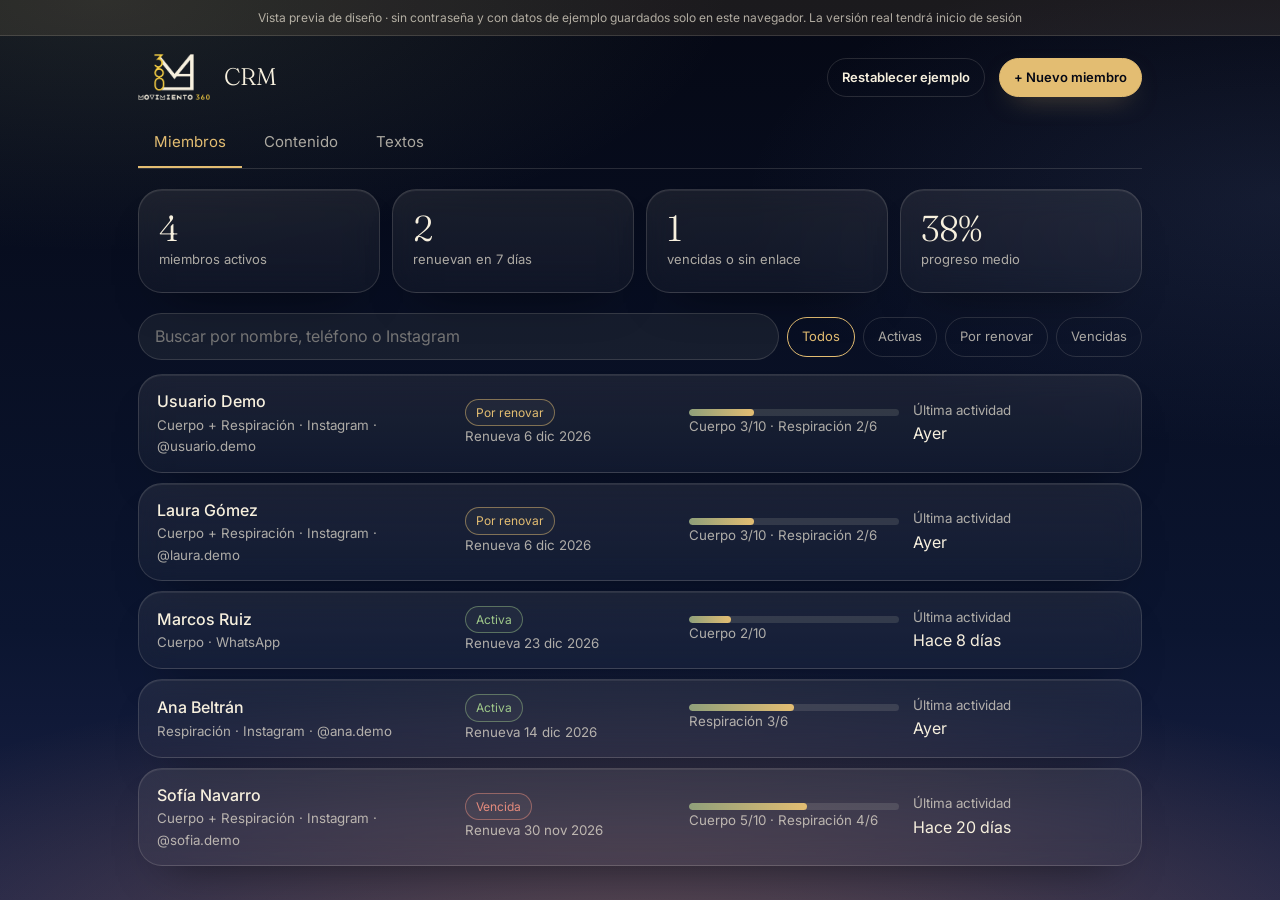
<file: admin/index.html>
<!doctype html>
<html lang="es">
<head>
<meta charset="utf-8">
<meta name="viewport" content="width=device-width,initial-scale=1">
<meta name="robots" content="noindex,nofollow">
<meta name="referrer" content="no-referrer">
<title>Coheresencia · CRM</title>
<link rel="icon" href="/media/logo.png">
<link rel="preconnect" href="https://fonts.googleapis.com">
<link rel="preconnect" href="https://fonts.gstatic.com" crossorigin>
<link href="https://fonts.googleapis.com/css2?family=Fraunces:opsz,wght@9..144,300;9..144,400&family=Inter:wght@400;500;600&display=swap" rel="stylesheet">
<link rel="stylesheet" href="/app.css">
<style>
.wrap{max-width:1040px;margin:0 auto;padding:0 18px}
.top{display:flex;align-items:center;gap:14px;flex-wrap:wrap;padding:18px 0}
.top img{height:46px;width:auto}.top h1{font-size:24px;margin-right:auto}
.tabs{display:flex;gap:6px;border-bottom:1px solid var(--line);margin-bottom:20px}
.tabs button{background:none;border:0;padding:12px 16px;color:var(--mute);cursor:pointer;border-bottom:2px solid transparent;font-size:15px}
.tabs button.on{color:var(--gold);border-color:var(--gold)}
.stats{display:grid;grid-template-columns:repeat(4,1fr);gap:12px;margin-bottom:20px}
.stats b{display:block;font:300 36px/1 var(--serif);color:var(--cream)}.stats small{color:var(--mute);font-size:13px}
.tools{display:flex;gap:8px;flex-wrap:wrap;align-items:center;margin-bottom:14px}
.tools input{flex:1;min-width:160px;background:var(--card);border:1px solid var(--line);border-radius:99px;padding:10px 16px}
.pill{background:none;border:1px solid var(--line);border-radius:99px;padding:8px 14px;font-size:13px;cursor:pointer;color:var(--mute)}
.pill.on{border-color:var(--gold);color:var(--gold)}
.list{display:grid;gap:10px}
.mrow{display:grid;grid-template-columns:1.4fr 1fr 1fr 1fr;gap:14px;align-items:center;cursor:pointer;padding:14px 18px;transition:border-color .2s}
.mrow:hover{border-color:rgba(227,189,114,.6)}
.mrow b{font-weight:500}.mrow small{color:var(--mute);display:block}
.empty{text-align:center;padding:40px;color:var(--mute)}
dialog{margin:auto;overflow:auto;background:var(--ink2);color:var(--cream);border:1px solid var(--line);border-radius:22px;padding:0;width:min(560px,94vw);max-height:92svh}
dialog::backdrop{background:rgba(5,8,20,.8);backdrop-filter:blur(6px)}
.dlg{padding:24px;display:grid;gap:14px}
.dlg h2{font-size:28px}
label{display:grid;gap:6px;font-size:13px;color:var(--mute)}
input,select,textarea{background:var(--card);border:1px solid var(--line);border-radius:12px;padding:10px 12px;color:var(--cream);width:100%}
textarea{min-height:90px;resize:vertical}
.two{display:grid;grid-template-columns:1fr 1fr;gap:12px}
.acts{display:flex;gap:8px;flex-wrap:wrap}
.linkbox{font-size:13px;word-break:break-all;background:var(--card);border:1px dashed var(--line);border-radius:12px;padding:10px 12px}
.tr{margin:22px 0 8px;display:flex;align-items:baseline;gap:10px}.tr h2{font-size:24px}
\.les{display:flex;align-items:center;gap:12px;padding:12px 16px}.les>div:nth-of-type(1){flex:1;min-width:0}
.les .thumb{width:36px;height:48px;object-fit:cover;border-radius:8px}
.les .ic{padding:6px 10px}
.four{display:grid;grid-template-columns:repeat(4,minmax(0,1fr));gap:8px}@media(max-width:600px){.four{grid-template-columns:1fr 1fr}}
.upbar{min-width:150px}.upbar small{font-size:12px}
.gh{display:flex;justify-content:space-between;align-items:center;gap:14px;margin-bottom:6px}.gh.ok{border-color:rgba(159,201,138,.4)}
@media(max-width:600px){dialog{width:calc(100vw - 20px);max-height:calc(100svh - 24px);border-radius:20px}.dlg{padding:18px}.dlg h2{font-size:24px}}
@media(max-width:760px){.stats{grid-template-columns:1fr 1fr}.mrow{grid-template-columns:1fr 1fr}.two{grid-template-columns:1fr}.les{flex-wrap:wrap}.les>div:nth-of-type(1){flex-basis:calc(100% - 60px)}}
</style>
</head>
<body>
<div class="preview-note">Vista previa de diseño · sin contraseña y con datos de ejemplo guardados solo en este navegador. La versión real tendrá inicio de sesión</div>
<div class="wrap">
  <header class="top"><img src="/media/m360-logo.png" alt="Movimiento 360"><h1>CRM</h1><button class="btn sm ghost" id="reset">Restablecer ejemplo</button><button class="btn sm" id="new">+ Nuevo miembro</button></header>
  <nav class="tabs"><button data-tab="miembros" class="on">Miembros</button><button data-tab="contenido">Contenido</button><button data-tab="textos">Textos</button></nav>
  <div id="view"></div>
</div>
<dialog id="dlg"></dialog>
<div class="toast" id="toast" role="status"></div>
<script src="/data.js"></script>
<script src="/admin/github.js"></script>
<script src="/admin/admin.js"></script>
</body>
</html>
</file>
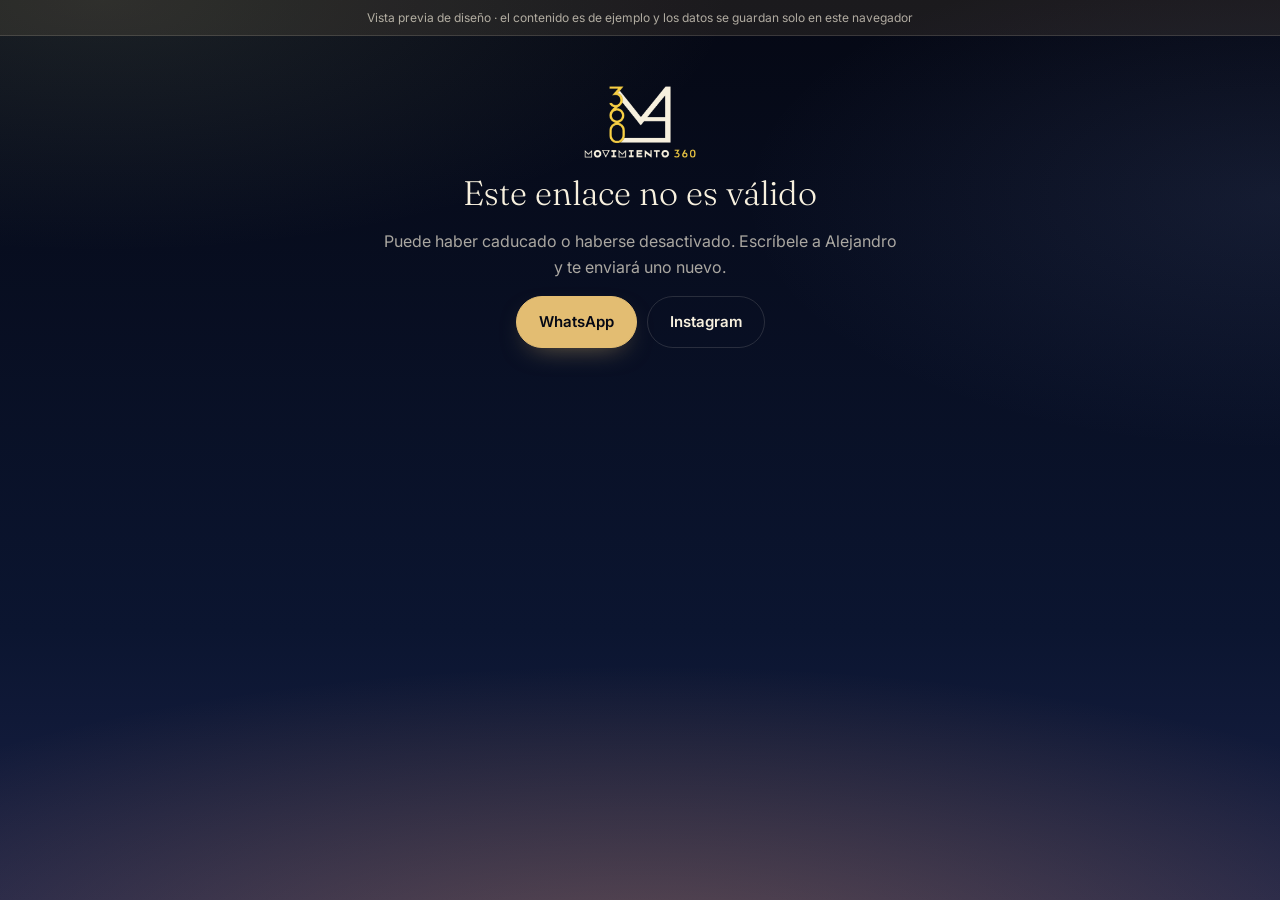
<file: miembro.html>
<!doctype html>
<html lang="es">
<head>
<meta charset="utf-8">
<meta name="viewport" content="width=device-width,initial-scale=1,viewport-fit=cover">
<meta name="robots" content="noindex,nofollow">
<meta name="referrer" content="no-referrer">
<meta name="theme-color" content="#050814">
<title>Coheresencia · Mi práctica</title>
<link rel="icon" href="/media/logo.png">
<link rel="preconnect" href="https://fonts.googleapis.com">
<link rel="preconnect" href="https://fonts.gstatic.com" crossorigin>
<link href="https://fonts.googleapis.com/css2?family=Fraunces:opsz,wght@9..144,300;9..144,400&family=Inter:wght@400;500;600&display=swap" rel="stylesheet">
<link rel="stylesheet" href="/app.css">
<style>
.wrap{max-width:560px;margin:0 auto;padding:0 18px}
.top{display:flex;align-items:center;gap:14px;padding:18px 0 6px}
.top img{width:46px;height:auto}
.top h1{font-size:26px}
.top .chip{margin-left:auto;white-space:nowrap}
main{padding:12px 0 120px;display:grid;gap:16px}
.tabs{position:fixed;left:0;right:0;bottom:0;z-index:30;background:rgba(5,8,20,.92);backdrop-filter:blur(14px);border-top:1px solid var(--line);padding-bottom:env(safe-area-inset-bottom)}
.tabs div{max-width:560px;margin:0 auto;display:grid;grid-template-columns:repeat(5,1fr)}
.tabs button{background:none;border:0;padding:14px 2px 12px;font-size:12px;letter-spacing:.04em;color:var(--mute);cursor:pointer;position:relative}
.tabs button.on{color:var(--gold)}
.tabs button.on::before{content:"";position:absolute;top:0;left:30%;right:30%;height:2px;background:var(--gold);border-radius:2px}
.next{display:grid;grid-template-columns:96px 1fr;gap:16px;align-items:center}
.next .ph,.row .ph{border-radius:14px;overflow:hidden;aspect-ratio:3/4;background:var(--ink2)}
.next .ph img,.row .ph img{width:100%;height:100%;object-fit:cover}
.next h2{font-size:24px;margin:6px 0 4px}
.week{display:flex;justify-content:space-between;gap:6px;margin-top:14px}
.week span{flex:1;text-align:center;font-size:11px;color:var(--mute)}
.week i{display:block;width:100%;aspect-ratio:1;max-width:36px;margin:6px auto 0;border-radius:50%;border:1px solid var(--line)}
.week .on i{background:radial-gradient(circle,var(--gold),#b78a3f);border-color:var(--gold);box-shadow:0 0 14px rgba(227,189,114,.5)}
.week .today span,.week .today{color:var(--cream)}
.breathe{display:grid;place-items:center;text-align:center;padding:26px 20px}
.orb{width:120px;height:120px;border-radius:50%;margin:18px 0;display:grid;place-items:center;background:radial-gradient(circle,rgba(227,189,114,.55),rgba(227,189,114,.05) 70%);border:1px solid rgba(227,189,114,.5);transform:scale(.7);transition:transform 4s ease-in-out}
.orb.in{transform:scale(1.15);transition-duration:4s}.orb.out{transform:scale(.7);transition-duration:6s}
.orb img{width:44px}
.path{position:relative;display:grid;gap:12px;padding-left:34px}
.path::before{content:"";position:absolute;left:11px;top:14px;bottom:14px;width:2px;background:linear-gradient(var(--gold),var(--line))}
.row{position:relative;display:grid;grid-template-columns:64px 1fr auto;gap:14px;align-items:center;cursor:pointer;padding:12px}
.row .dot{position:absolute;left:-30px;top:50%;margin-top:-10px;width:20px;height:20px;border-radius:50%;background:var(--ink);border:2px solid var(--line);display:grid;place-items:center;font-size:11px}
.row.done .dot{background:var(--gold);border-color:var(--gold);color:var(--ink)}
.row.cur .dot{border-color:var(--gold);box-shadow:0 0 16px rgba(227,189,114,.7)}
.row.cur{border-color:rgba(227,189,114,.7);background:linear-gradient(160deg,rgba(227,189,114,.14),rgba(247,240,222,.03))}
.row.lock{opacity:.5}
.row h3{font-size:18px}
.row small{color:var(--mute);font-size:13px}
.row .go{font-size:20px;color:var(--gold)}
.row .sidestar{position:absolute;right:-6px;top:-18px}
.grid{display:grid;grid-template-columns:1fr 1fr;gap:12px}
.tile{padding:0;overflow:hidden;cursor:pointer}
.tile .ph{aspect-ratio:4/5;overflow:hidden}.tile .ph img{width:100%;height:100%;object-fit:cover}
.tile div.t{padding:12px 14px 14px}.tile h3{font-size:17px}.tile small{color:var(--mute)}
.tile.done{border-color:rgba(227,189,114,.6)}
.stats{display:grid;grid-template-columns:repeat(3,1fr);gap:10px;text-align:center}
.sum{display:grid;grid-template-columns:auto minmax(0,1fr);gap:8px;align-items:center}.sum .stats{align-content:center}.sumring{display:grid;place-items:center}
.doors{display:grid;grid-template-columns:repeat(3,minmax(0,1fr));gap:10px}
.door{display:grid;gap:4px;justify-items:start;text-align:left;padding:16px;cursor:pointer;color:inherit;transition:transform .3s,border-color .3s}.door:hover{transform:translateY(-2px);border-color:rgba(227,189,114,.5)}
.door b{font:300 22px/1.1 var(--serif)}.door small{font-size:12px}
.prof{display:grid;grid-template-columns:auto 1fr;gap:14px;align-items:center}.prof h2{font-size:24px}
.avatar{width:52px;height:52px;border-radius:50%;display:grid;place-items:center;font:300 24px var(--serif);color:var(--ink);background:linear-gradient(135deg,var(--gold),#b78a3f)}
.stats b{display:block;font:300 34px/1 var(--serif);color:var(--cream)}
.stats small{color:var(--mute);font-size:12px}
.ring{display:grid;place-items:center;margin:6px 0}
.sheet{position:fixed;inset:0;z-index:60;background:var(--ink);overflow:auto;transform:translateY(100%);transition:transform .45s cubic-bezier(.2,.8,.2,1);visibility:hidden}
.sheet.on{transform:none;visibility:visible}
.player{position:relative;aspect-ratio:4/5;max-height:62svh;width:100%;background:#000;overflow:hidden;display:grid;place-items:center;border-radius:0 0 22px 22px}
.player video{position:absolute;inset:0;width:100%;height:100%;object-fit:contain;background:#000}
.player img{position:absolute;inset:0;width:100%;height:100%;object-fit:cover;opacity:.75}
.player .play{position:relative;width:72px;height:72px;border-radius:50%;background:rgba(247,240,222,.2);border:1px solid rgba(247,240,222,.6);backdrop-filter:blur(8px);cursor:pointer}
.player .play::before{content:"";position:absolute;left:29px;top:22px;border-style:solid;border-width:14px 0 14px 22px;border-color:transparent transparent transparent var(--cream)}
.player .close{position:absolute;top:calc(14px + env(safe-area-inset-top));left:14px;z-index:2;background:rgba(5,8,20,.6);border:1px solid var(--line);border-radius:99px;color:var(--cream);padding:8px 16px;font-size:14px;cursor:pointer}
.player .tag{position:absolute;bottom:12px;left:50%;transform:translateX(-50%);font-size:12px;background:rgba(5,8,20,.65);padding:4px 12px;border-radius:99px;white-space:nowrap}
.sheet .body{max-width:560px;margin:0 auto;padding:22px 18px 40px;display:grid;gap:16px}
.sheet h2{font-size:30px}
.msg{padding:50px 0;text-align:center;display:grid;gap:16px;justify-items:center}
.msg h1{font-size:34px}
</style>
</head>
<body>
<div class="preview-note">Vista previa de diseño · el contenido es de ejemplo y los datos se guardan solo en este navegador</div>
<div class="wrap" id="app"></div>
<div class="sheet" id="sheet" role="dialog" aria-modal="true" aria-label="Lección"></div>
<div class="toast" id="toast" role="status"></div>
<script src="/data.js"></script>
<script src="/pacer.js"></script>
<script src="/miembro.js"></script>
</body>
</html>
</file>
<file: app.css>
/* Shared by the member page (/<name>) and the CRM (/admin). Same night-and-sunrise look as the landing page. */
:root{--ink:#050814;--ink2:#0c1428;--card:rgba(247,240,222,.06);--cream:#f7f0de;--mute:rgba(247,240,222,.68);--gold:#e3bd72;--sage:#8fa07a;--line:rgba(247,240,222,.14);--ok:#9fc98a;--warn:#e3bd72;--bad:#e58b7d;--serif:'Fraunces',Georgia,serif;--sans:'Inter',system-ui,sans-serif}
*{box-sizing:border-box;margin:0}
html{-webkit-text-size-adjust:100%}
body{min-height:100svh;background:var(--ink);color:var(--cream);font:400 16px/1.6 var(--sans);-webkit-font-smoothing:antialiased}
body::before{content:"";position:fixed;inset:0;z-index:-1;background:radial-gradient(120% 55% at 50% 108%,rgba(255,170,110,.32),transparent 62%),linear-gradient(#050814,#0b1530 70%,#1a2146)}
img{max-width:100%;display:block}
a{color:inherit}
button,input,select,textarea{font:inherit;color:inherit}
/* the open dropdown list and date pickers are drawn by the browser: tell it the page is dark so their text is readable */
:root{color-scheme:dark}option{background:var(--ink2);color:var(--cream)}
h1,h2,h3{font-family:var(--serif);font-weight:300;line-height:1.15}
.eyebrow{font-size:11px;letter-spacing:.3em;text-transform:uppercase;color:var(--gold)}
.mute{color:var(--mute)}
.card{background:var(--card);border:1px solid var(--line);border-radius:20px;padding:20px;backdrop-filter:blur(6px)}
.btn{display:inline-flex;align-items:center;justify-content:center;gap:8px;background:var(--gold);color:var(--ink);font-weight:600;font-size:15px;padding:13px 22px;border-radius:99px;border:1px solid var(--gold);text-decoration:none;cursor:pointer;transition:transform .2s,background .2s}
.btn:hover{transform:translateY(-1px);background:#f0cf8c}
.btn.ghost{background:transparent;color:var(--cream);border-color:var(--line)}
.btn.ghost:hover{border-color:var(--cream);background:rgba(247,240,222,.06)}
.btn.sm{padding:8px 14px;font-size:13px}
.btn[disabled]{opacity:.4;pointer-events:none}
.chip{display:inline-block;font-size:12px;padding:3px 10px;border-radius:99px;border:1px solid var(--line)}
.chip.ok{color:var(--ok);border-color:rgba(159,201,138,.45)}.chip.warn{color:var(--warn);border-color:rgba(227,189,114,.5)}.chip.bad{color:var(--bad);border-color:rgba(229,139,125,.5)}
.bar{height:6px;border-radius:9px;background:rgba(247,240,222,.12);overflow:hidden}
.bar i{display:block;height:100%;background:linear-gradient(90deg,var(--sage),var(--gold));border-radius:9px;transition:width .6s}
.preview-note{font-size:12px;text-align:center;color:var(--mute);padding:8px 14px;background:rgba(227,189,114,.1);border-bottom:1px solid var(--line)}
.toast{position:fixed;left:50%;bottom:92px;transform:translate(-50%,20px);background:var(--ink2);border:1px solid var(--gold);padding:12px 20px;border-radius:99px;font-size:14px;opacity:0;pointer-events:none;transition:.35s;z-index:99;max-width:90vw;text-align:center}
.toast.on{opacity:1;transform:translate(-50%,0)}
.star{width:44px;height:44px;filter:drop-shadow(0 0 12px rgba(255,205,120,.7));animation:breathe 4.6s ease-in-out infinite}
@keyframes breathe{0%,100%{transform:scale(.85);opacity:.85}50%{transform:scale(1.15);opacity:1}}
@media(prefers-reduced-motion:reduce){*{animation:none!important;transition:none!important}}

/* calm pass: 60 night navy / 30 cream glass / 10 gold (palette-60-30-10). Sage is the quiet second tone, gold is for actions and the one thing to look at. */
body::before{background:radial-gradient(120% 55% at 50% 108%,rgba(255,170,110,.3),transparent 62%),radial-gradient(70% 40% at 8% 0%,rgba(143,160,122,.16),transparent 70%),radial-gradient(60% 40% at 100% 22%,rgba(120,140,200,.12),transparent 70%),linear-gradient(#050814,#0b1530 70%,#1a2146)}
.card{background:linear-gradient(180deg,rgba(247,240,222,.08),rgba(247,240,222,.035));border-radius:24px;box-shadow:inset 0 1px 0 rgba(247,240,222,.08),0 24px 48px -30px rgba(0,0,0,.6);backdrop-filter:blur(14px);-webkit-backdrop-filter:blur(14px)}
@supports not (backdrop-filter:blur(1px)){.card{background:#101a33}}
.btn{box-shadow:0 10px 28px -14px rgba(227,189,114,.6)}.btn.ghost,.btn[disabled]{box-shadow:none}
.chip{background:rgba(247,240,222,.04)}
:focus-visible{outline:2px solid var(--gold);outline-offset:3px}
.bar{height:7px}

/* guided breathing */
.pacer{position:fixed;inset:0;z-index:80;display:grid;place-items:center;padding:24px;background:radial-gradient(120% 60% at 50% 108%,rgba(255,170,110,.3),transparent 62%),linear-gradient(#050814,#0b1530 70%,#1a2146);opacity:0;visibility:hidden;transition:opacity .5s,visibility .5s}
.pacer.on{opacity:1;visibility:visible}
.pbody{display:grid;justify-items:center;gap:18px;text-align:center;max-width:420px;width:100%}
.pbody h2{font-size:34px}.pmsg{max-width:32ch}
.px{position:absolute;top:calc(14px + env(safe-area-inset-top));right:16px;width:44px;height:44px;border-radius:50%;background:rgba(247,240,222,.06);border:1px solid var(--line);color:var(--cream);cursor:pointer}
.pchips{display:flex;gap:8px;flex-wrap:wrap;justify-content:center}
.pill{background:none;border:1px solid var(--line);border-radius:99px;padding:9px 16px;font-size:14px;cursor:pointer;color:var(--mute);min-height:40px}
.pill.on,.pill:hover{border-color:var(--gold);color:var(--gold)}
.pring{position:relative;width:min(72vw,300px);aspect-ratio:1;display:grid;place-items:center;margin:8px 0}
.pring i{position:absolute;inset:0;border-radius:50%;background:radial-gradient(circle,rgba(227,189,114,.5),rgba(227,189,114,.06) 70%);border:1px solid rgba(227,189,114,.55);box-shadow:0 0 70px rgba(227,189,114,.22);transform:scale(.6);transition:transform linear}
.pring.idle i{transform:scale(.8);animation:breathe 5s ease-in-out infinite}
.cue{position:relative;display:grid;gap:2px}.cue b{font:300 26px var(--serif)}.cue span{font:300 60px/1 var(--serif);font-variant-numeric:tabular-nums}.cue .pat{font-size:20px;letter-spacing:.2em;color:var(--mute)}

/* 1:1 sessions, circuit timer, forms */
.acts{display:flex;gap:8px;flex-wrap:wrap}
.two{display:grid;grid-template-columns:1fr 1fr;gap:12px}
label{display:grid;gap:6px;font-size:13px;color:var(--mute)}
.card input,.card select{background:rgba(5,8,20,.5);border:1px solid var(--line);border-radius:12px;padding:11px 12px;color:var(--cream);width:100%;min-height:44px}
.sess h2{font-size:26px;margin:6px 0 2px}.sess h2::first-letter{text-transform:uppercase}
.count{display:flex;gap:10px;margin:14px 0}
.count span{flex:1;text-align:center;font-size:12px;color:var(--mute);background:rgba(247,240,222,.05);border:1px solid var(--line);border-radius:16px;padding:10px 4px}
.count b{display:block;font:300 34px/1 var(--serif);color:var(--gold);font-variant-numeric:tabular-nums}
.msgprev{font-size:14px;border-left:2px solid var(--gold);padding-left:12px;font-style:italic}
.circ{text-align:center}
.clock{font:300 64px/1 var(--serif);font-variant-numeric:tabular-nums;color:var(--gold);margin:14px 0}
.rounds{display:grid;justify-items:center;gap:12px;margin-top:18px;padding-top:18px;border-top:1px solid var(--line)}
.stepper{display:flex;align-items:center;gap:22px}
.stepper button{width:52px;height:52px;border-radius:50%;background:transparent;border:1px solid var(--gold);color:var(--gold);font-size:26px;cursor:pointer}
.stepper b{font:300 48px/1 var(--serif);min-width:2ch;font-variant-numeric:tabular-nums}
@media(max-width:420px){.two{grid-template-columns:1fr}}
</file>
